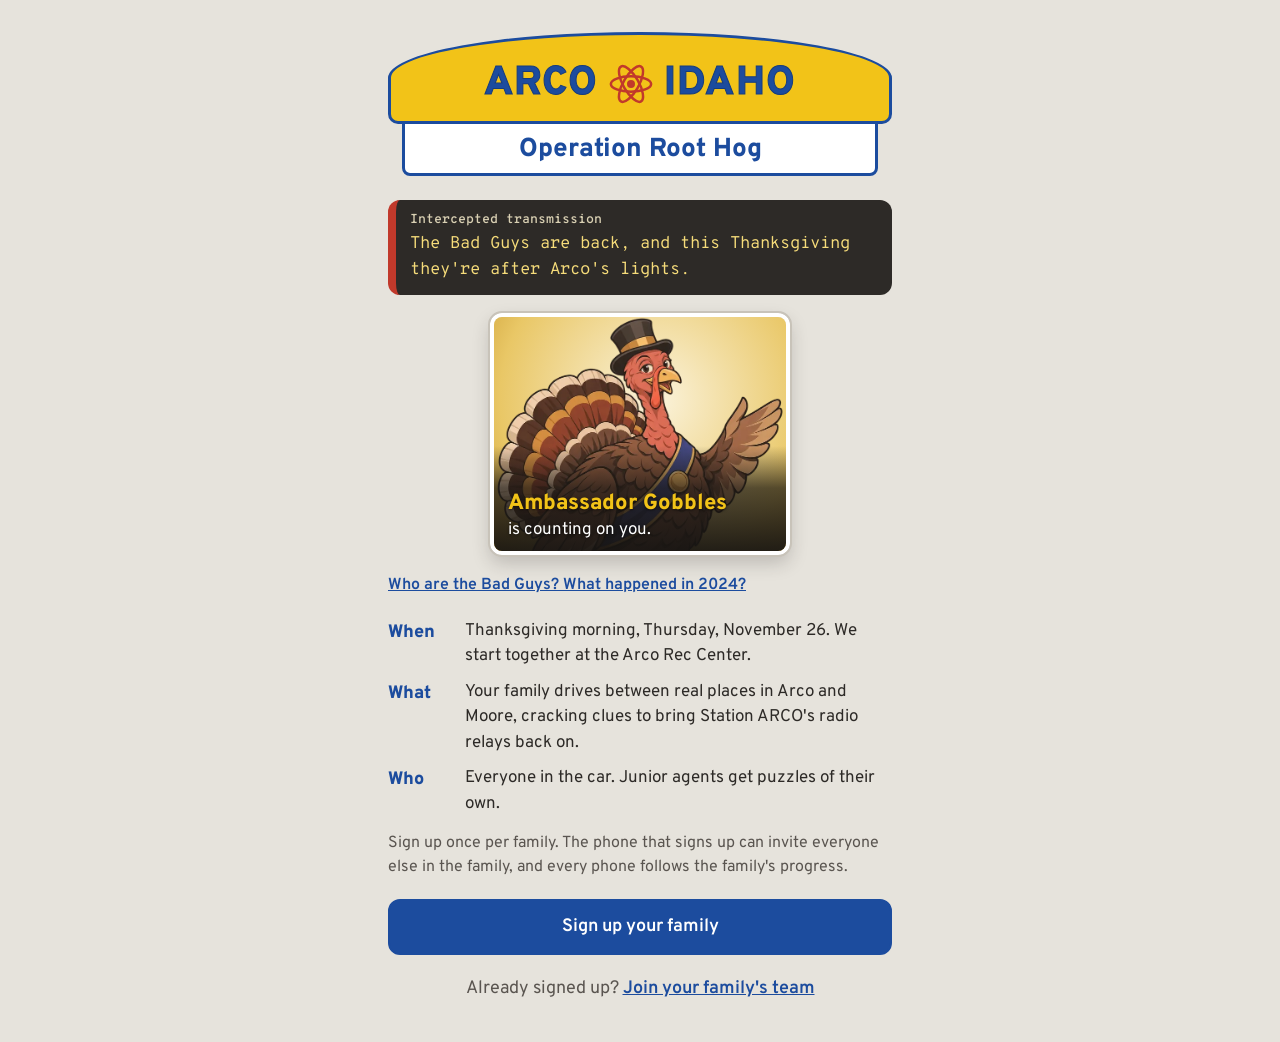
<file: app/index.html>
<!doctype html>
<html lang="en">
<head>
  <meta charset="utf-8">
  <meta name="viewport" content="width=device-width, initial-scale=1, viewport-fit=cover">
  <meta name="theme-color" content="#e6e3dc">
  <title>Operation Root Hog</title>
  <link rel="preload" href="fonts/overpass-latin-800-normal.woff2" as="font" type="font/woff2" crossorigin>
  <link rel="stylesheet" href="css/app.css">
</head>
<body>
  <main id="app" aria-live="polite"></main>
  <div id="overlay" hidden></div>
  <script src="js/config.js"></script>
  <script src="js/vendor/supabase.js"></script>
  <script src="js/vendor/qrcode.js"></script>
  <script src="js/sha256.js"></script>
  <script src="js/answer-hashes.js"></script>
  <script src="js/content.js"></script>
  <script src="js/scenes.js"></script>
  <script src="js/audio.js"></script>
  <script src="js/backend.js"></script>
  <script src="js/app.js"></script>
</body>
</html>
</file>
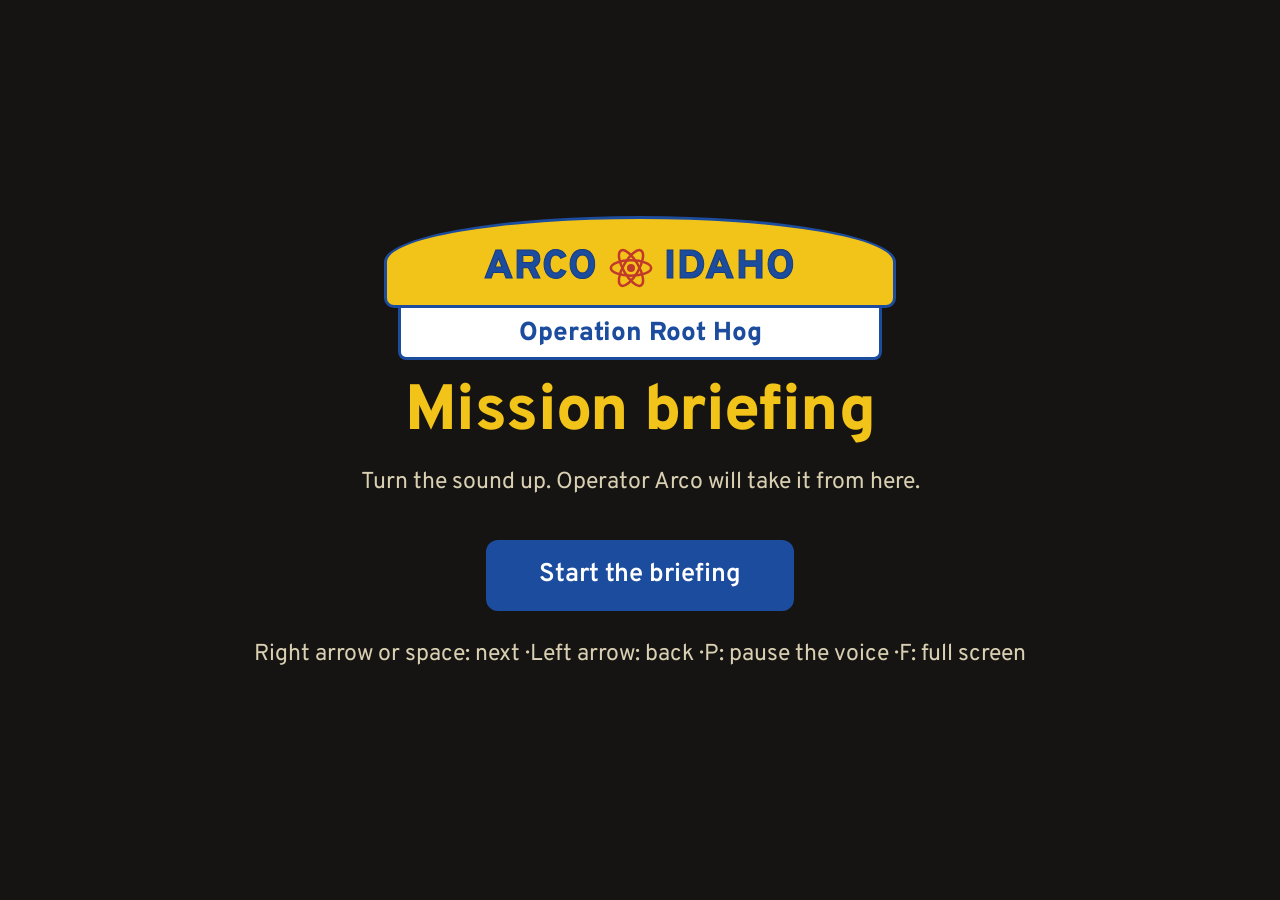
<file: app/briefing.html>
<!doctype html>
<html lang="en">
<head>
  <meta charset="utf-8">
  <meta name="viewport" content="width=device-width, initial-scale=1">
  <meta name="robots" content="noindex">
  <meta name="theme-color" content="#2d2a27">
  <title>Station ARCO Briefing</title>
  <link rel="stylesheet" href="css/app.css">
  <link rel="stylesheet" href="css/present.css">
</head>
<body class="present">
  <main id="present"></main>
  <script src="js/config.js"></script>
  <script src="js/vendor/supabase.js"></script>
  <script src="js/content.js"></script>
  <script src="js/scenes.js"></script>
  <script src="js/audio.js"></script>
  <script src="js/tvlink.js"></script>
  <script src="js/present.js"></script>
</body>
</html>
</file>
<file: app/css/app.css>
/* Station ARCO. Colors taken from the Arco Rec Center sign: sign yellow, sign blue, the red atom, lava rock. */
@font-face { font-family: "Overpass"; src: url("../fonts/overpass-latin-400-normal.woff2") format("woff2"); font-weight: 400; font-display: swap; }
@font-face { font-family: "Overpass"; src: url("../fonts/overpass-latin-600-normal.woff2") format("woff2"); font-weight: 600; font-display: swap; }
@font-face { font-family: "Overpass"; src: url("../fonts/overpass-latin-800-normal.woff2") format("woff2"); font-weight: 800; font-display: swap; }
@font-face { font-family: "Overpass Mono"; src: url("../fonts/overpass-mono-latin-400-normal.woff2") format("woff2"); font-weight: 400; font-display: swap; }
@font-face { font-family: "Overpass Mono"; src: url("../fonts/overpass-mono-latin-600-normal.woff2") format("woff2"); font-weight: 600; font-display: swap; }

:root {
  --limestone: #e6e3dc;
  --paper: #ffffff;
  --lava: #2d2a27;
  --lava-soft: #5a5550;
  --mortar: #c8c3b9;
  --sign-yellow: #f2c318;
  --sign-blue: #1c4c9e;
  --sign-blue-dark: #163c7d;
  --atom-red: #c1392b;
  --junior: #fcefb4;
  --radius: 12px;
  --sans: "Overpass", system-ui, -apple-system, "Segoe UI", sans-serif;
  --mono: "Overpass Mono", ui-monospace, "SFMono-Regular", Menlo, monospace;
}

* { box-sizing: border-box; }
html { -webkit-text-size-adjust: 100%; }
body {
  margin: 0;
  background: var(--limestone);
  color: var(--lava);
  font: 400 18px/1.5 var(--sans);
}
#app { max-width: 34rem; margin: 0 auto; padding: 0 20px calc(40px + env(safe-area-inset-bottom)); }
.screen { padding-top: 20px; }
h1 { font-size: 32px; line-height: 1.1; font-weight: 800; letter-spacing: -0.01em; margin: 12px 0 12px; }
h1:focus { outline: none; }
h2 { font-size: 20px; line-height: 1.2; font-weight: 800; margin: 0 0 8px; }
p { margin: 0 0 12px; }
a { color: var(--sign-blue); }
.lede { font-size: 20px; line-height: 1.45; }
.help { color: var(--lava-soft); font-size: 16px; }
.note { color: var(--lava-soft); font-size: 15px; margin-top: 20px; }
.muted { color: var(--lava-soft); }
.sr { position: absolute; width: 1px; height: 1px; overflow: hidden; clip: rect(0 0 0 0); white-space: nowrap; }
.stack { display: grid; gap: 12px; margin: 20px 0; }
.pair { display: grid; grid-template-columns: 1fr 1fr; gap: 12px; margin: 20px 0; }

/* The sign. The arched top follows the Rec Center's roofline. */
.plate { margin: 12px 0 24px; text-align: center; }
.plate-top {
  display: flex; align-items: center; justify-content: center; gap: 10px;
  background: var(--sign-yellow);
  color: var(--sign-blue);
  border: 3px solid var(--sign-blue);
  border-radius: 50% 50% 10px 10px / 46px 46px 10px 10px;
  padding: 26px 16px 14px;
  font-weight: 800; font-size: 40px; letter-spacing: 0.03em; line-height: 1;
}
.plate-top span { -webkit-text-stroke: 1px var(--sign-blue-dark); }
.plate-top .atom { width: 46px; height: 46px; color: var(--atom-red); flex: none; }
.plate-panel {
  margin: -3px 14px 0;
  background: var(--paper);
  border: 3px solid var(--sign-blue);
  border-radius: 0 0 8px 8px;
  color: var(--sign-blue);
  font-weight: 800; font-size: 26px; line-height: 1.2;
  padding: 10px 12px 8px;
}
.plate-small .plate-top { font-size: 26px; padding: 18px 12px 10px; border-radius: 50% 50% 8px 8px / 30px 30px 8px 8px; }
.plate-small .plate-top .atom { width: 30px; height: 30px; }
.plate-small .plate-panel { font-size: 18px; }

/* Buttons */
.btn {
  display: flex; align-items: center; justify-content: center; text-align: center;
  min-height: 56px; width: 100%; padding: 12px 18px;
  font: 600 18px/1.2 var(--sans);
  color: var(--sign-blue); background: var(--paper);
  border: 2px solid var(--sign-blue); border-radius: var(--radius);
  text-decoration: none; cursor: pointer;
}
.btn.primary { background: var(--sign-blue); color: var(--paper); }
.btn.primary:active { background: var(--sign-blue-dark); }
.btn.small { min-height: 40px; width: auto; font-size: 15px; padding: 8px 14px; display: inline-flex; }
.btn.on-dark { background: transparent; color: var(--sign-yellow); border-color: var(--sign-yellow); }
.btn:disabled { opacity: 0.6; }
.link { background: none; border: 0; padding: 8px 0; font: 600 16px var(--sans); color: var(--sign-blue); text-decoration: underline; cursor: pointer; text-align: left; }
.back { margin-top: 4px; }
:focus-visible { outline: 3px solid var(--atom-red); outline-offset: 3px; }

/* Top bar */
.topbar {
  position: sticky; top: 0; z-index: 5;
  display: flex; align-items: center; justify-content: space-between; gap: 12px;
  margin: 0 -20px; padding: calc(8px + env(safe-area-inset-top)) 20px 8px;
  background: var(--limestone); border-bottom: 2px solid var(--mortar);
}
.team-name { font-weight: 800; }
.score { font-family: var(--mono); font-size: 15px; }

/* Forms */
.form { display: grid; gap: 18px; }
.field { display: grid; gap: 6px; margin: 0; border: 0; padding: 0; }
.field > span, legend { font-weight: 600; font-size: 16px; }
fieldset.field { border-top: 2px solid var(--mortar); padding-top: 14px; }
input, textarea {
  width: 100%; font: 400 20px/1.3 var(--sans); color: var(--lava);
  background: var(--paper); border: 2px solid var(--mortar); border-radius: 10px; padding: 12px;
}
input:focus, textarea:focus { border-color: var(--sign-blue); outline: none; }
.agent-row { display: grid; grid-template-columns: 1fr 5.5rem; gap: 10px; margin-bottom: 10px; }
.choice { display: grid; grid-template-columns: 28px 1fr; gap: 10px; align-items: start; font-size: 16px; padding: 8px 0; }
.choice input { width: 24px; height: 24px; margin: 2px 0 0; accent-color: var(--sign-blue); }
.error { color: var(--atom-red); font-weight: 600; min-height: 1em; }
.code-input { font-family: var(--mono); letter-spacing: 0.2em; text-transform: uppercase; }
.code-big { font: 600 40px/1.1 var(--mono); letter-spacing: 0.08em; margin: 8px 0 12px; }
.code-big.lock { font-size: 56px; color: var(--sign-blue); }

/* Radio transmissions: the one dark element, like a set's dial window */
.radio {
  background: var(--lava); color: #f6dc7a;
  border-radius: var(--radius); border-left: 8px solid var(--sign-yellow);
  padding: 16px 16px 14px; margin: 16px 0;
}
.radio.badguys { border-left-color: var(--atom-red); }
.radio.gobbles { border-left-color: #8fb4f0; }
.radio-from { font: 600 14px/1.3 var(--mono); color: #d9d0b3; margin-bottom: 10px; }
.radio-text { font: 400 17px/1.55 var(--mono); min-height: 3em; white-space: pre-wrap; }
.radio-text p { margin: 0 0 12px; white-space: normal; }
.radio-text.typing::after { content: "\2588"; animation: blink 1s steps(1) infinite; }
@keyframes blink { 50% { opacity: 0; } }

.badguys-note { background: var(--paper); border: 2px solid var(--atom-red); border-radius: var(--radius); padding: 16px; margin: 16px 0; }
.badguys-note .radio-from { color: var(--atom-red); }
.badguys-note p:last-child { font-size: 20px; margin: 0; }
.map-reveal { background: var(--paper); border-radius: var(--radius); padding: 14px; display: grid; gap: 10px; }

/* True history: styled like the sign's white panel */
.history { background: var(--paper); border-top: 6px solid var(--sign-blue); border-radius: 0 0 var(--radius) var(--radius); padding: 14px 16px 6px; margin: 16px 0; }
.history h2 { color: var(--sign-blue); font-size: 17px; }
.source { font-size: 14px; color: var(--lava-soft); }

/* Clues */
.clue { margin: 24px 0; }
.clue > p { font-size: 20px; }
.answer { display: grid; grid-template-columns: 1fr auto; gap: 10px; margin: 12px 0 8px; }
.answer input { font-family: var(--mono); font-size: 22px; text-transform: uppercase; }
.answer input::placeholder, .code-input::placeholder { text-transform: none; font-family: var(--sans); letter-spacing: 0; }
.answer .btn { width: auto; }
.feedback { color: var(--atom-red); font-weight: 600; min-height: 1.5em; }
.ok { color: var(--sign-blue); font-weight: 800; font-size: 20px; }
.hints { padding-left: 20px; }
.demo-answer { font: 400 14px var(--mono); color: var(--lava-soft); border: 1px dashed var(--mortar); padding: 6px 10px; border-radius: 8px; display: inline-block; }

/* Junior Agent */
.junior { background: var(--junior); border: 2px solid #dfc04a; border-radius: 16px; padding: 16px; margin: 24px 0; }
.junior-prompt { font-size: 22px; font-weight: 600; line-height: 1.3; }
.junior .btn.small { margin-bottom: 12px; }
.options { display: grid; gap: 10px; }
.option {
  display: grid; grid-template-columns: 96px 1fr; align-items: center; gap: 12px;
  min-height: 72px; padding: 10px 14px; text-align: left;
  font: 600 18px/1.25 var(--sans); color: var(--lava);
  background: var(--paper); border: 2px solid var(--mortar); border-radius: var(--radius); cursor: pointer;
}
.option:not(:has(svg)) { grid-template-columns: 1fr; }
.option svg { width: 96px; height: 40px; color: var(--lava); }
.option:active { border-color: var(--sign-blue); }

/* Relay board lamps */
.lamps { list-style: none; padding: 0; margin: 20px 0; display: grid; grid-template-columns: repeat(4, 1fr); gap: 18px 8px; }
.lamp-item { display: grid; justify-items: center; gap: 6px; }
.lamp {
  width: 68px; height: 68px; border-radius: 50%;
  display: grid; place-items: center; cursor: pointer;
  background: radial-gradient(circle at 35% 30%, #ddd8ce, #c3bdb2);
  border: 3px solid #aba498; color: #958e82; padding: 0;
}
.lamp .atom { width: 40px; height: 40px; }
.lamp.on { background: radial-gradient(circle at 35% 30%, #ffe27a, var(--sign-yellow)); border-color: var(--sign-blue); color: var(--atom-red); box-shadow: 0 0 0 5px rgba(242, 195, 24, 0.35); }
.lamp.current { outline: 3px dashed var(--sign-blue); outline-offset: 4px; }
.lamp.locked { opacity: 0.45; cursor: default; }
.lamp.big { width: 120px; height: 120px; margin: 12px auto 4px; }
.lamp.big .atom { width: 72px; height: 72px; }
.lamp-label { font-size: 14px; font-weight: 600; text-align: center; line-height: 1.15; }

.code-slots { display: flex; gap: 10px; margin: 8px 0 4px; }
.slot { width: 56px; height: 66px; display: grid; place-items: center; font: 600 32px var(--mono); background: var(--paper); border: 2px solid var(--lava); border-radius: 10px; }
.slot.filled { background: var(--sign-yellow); }

.restored-screen { text-align: center; }
.restored-screen .history, .restored-screen .stack { text-align: left; }
.digit { display: inline-grid; place-items: center; width: 52px; height: 60px; font: 600 32px var(--mono); background: var(--sign-yellow); border: 2px solid var(--lava); border-radius: 10px; vertical-align: middle; }

/* Finale */
.statement { font-size: 24px; font-weight: 600; line-height: 1.3; background: var(--paper); border-radius: var(--radius); padding: 18px; }
.quiz-review { padding-left: 20px; font-size: 16px; }
.quiz-review li { margin-bottom: 8px; }
.bulbs { display: flex; justify-content: center; gap: 18px; margin: 28px 0; }
.bulbs span { width: 44px; height: 56px; border-radius: 50% 50% 40% 40%; background: #cfcac0; border: 3px solid #aba498; }
.bulbs.lit span { background: radial-gradient(circle at 40% 35%, #fff6c9, var(--sign-yellow)); border-color: #c9a10f; box-shadow: 0 0 22px 6px rgba(242, 195, 24, 0.55); animation: bulb 0.5s ease-out both; }
.bulbs.lit span:nth-child(2) { animation-delay: 0.45s; }
.bulbs.lit span:nth-child(3) { animation-delay: 0.9s; }
.bulbs.lit span:nth-child(4) { animation-delay: 1.35s; }
@keyframes bulb { from { background: #cfcac0; box-shadow: none; border-color: #aba498; } }
.cards summary { font-weight: 600; cursor: pointer; padding: 10px 0; }

/* Overlay and toast */
#overlay { position: fixed; inset: 0; z-index: 20; background: rgba(230, 227, 220, 0.97); overflow: auto; }
.overlay-inner { max-width: 34rem; margin: 0 auto; padding: calc(28px + env(safe-area-inset-top)) 20px 28px; }
.toast { position: fixed; left: 50%; bottom: calc(20px + env(safe-area-inset-bottom)); transform: translateX(-50%); z-index: 30; max-width: 30rem; width: calc(100% - 40px); background: var(--lava); color: var(--paper); padding: 12px 16px; border-radius: var(--radius); font-size: 16px; }
.toast.good { background: var(--sign-blue); }

/* Front page */
.start .plate { animation: sign-drop 0.7s cubic-bezier(.3, 1.4, .5, 1) both; }
@keyframes sign-drop { from { opacity: 0; transform: translateY(-24px); } }
.start .plate-top .atom { animation: spin 14s linear infinite; }
@keyframes spin { to { transform: rotate(360deg); } }
.intercept {
  background: var(--lava); color: #f6dc7a; font: 400 17px/1.5 var(--mono);
  border-left: 8px solid var(--atom-red); border-radius: var(--radius); padding: 12px 14px; margin: 0 0 18px;
  animation: fade-up 0.6s 0.35s both, flicker-in 0.9s 0.35s steps(6) both;
}
.intercept span { display: block; font: 600 13px var(--mono); color: #d9d0b3; margin-bottom: 4px; }
@keyframes flicker-in { 0% { opacity: 0; } 20% { opacity: 1; } 35% { opacity: 0.3; } 50%, 100% { opacity: 1; } }
.poster {
  position: relative; margin: 0 0 18px; border-radius: var(--radius); overflow: hidden;
  border: 4px solid var(--paper); outline: 2px solid var(--mortar); box-shadow: 0 8px 18px rgba(45, 42, 39, 0.22);
  animation: fade-up 0.6s 0.6s both;
}
.poster { max-width: 300px; margin-left: auto !important; margin-right: auto !important; }
.poster-photo { aspect-ratio: 5 / 4; overflow: hidden; background: radial-gradient(circle at 55% 35%, #fbf3dc, #e9c766 70%, #c99a2e); }
.poster-photo img { display: block; width: 100%; height: 100%; object-fit: cover; object-position: 50% 0; transform-origin: 52% 18%; animation: kb-head 10s ease-in-out infinite alternate; }
@keyframes kb-head { from { transform: scale(1); } to { transform: scale(1.12); } }
.poster figcaption {
  position: absolute; left: 0; right: 0; bottom: 0; padding: 44px 14px 10px;
  background: linear-gradient(transparent, rgba(22, 20, 18, 0.7) 40%, rgba(22, 20, 18, 0.94)); text-shadow: 0 1px 3px rgba(0, 0, 0, 0.6); color: var(--paper); font-size: 17px; line-height: 1.3;
}
.poster figcaption strong { display: block; font-size: 22px; font-weight: 800; color: var(--sign-yellow); }
.mission-facts { margin: 0 0 14px; display: grid; gap: 10px; }
.mission-facts div { display: grid; grid-template-columns: 4.2rem 1fr; gap: 10px; animation: fade-up 0.5s both; animation-delay: calc(0.85s + var(--i) * 0.15s); }
.mission-facts dt { font-weight: 800; color: var(--sign-blue); }
.mission-facts dd { margin: 0; font-size: 17px; }
.start .stack { animation: fade-up 0.5s 1.4s both; }
@keyframes fade-up { from { opacity: 0; transform: translateY(12px); } }

.backstory-link { display: block; margin: -6px 0 16px; animation: fade-up 0.5s 0.8s both; }

/* "What happened in 2024?" */
.backstory { animation: fade-up 0.35s both; }
.backstory-head { position: relative; border-radius: var(--radius); overflow: hidden; margin-bottom: 16px; aspect-ratio: 16 / 7; background: var(--lava); }
.backstory-head img { width: 100%; height: 100%; object-fit: cover; object-position: 50% 30%; opacity: 0.55; animation: kb-head 14s ease-in-out infinite alternate; }
.backstory-head h2 { position: absolute; left: 14px; bottom: 10px; margin: 0; color: #fff; font-size: 28px; text-shadow: 2px 2px 0 var(--atom-red), 0 2px 10px rgba(0, 0, 0, 0.8); }
.backstory section { border-left: 4px solid var(--atom-red); padding: 2px 0 2px 12px; margin: 0 0 16px; animation: fade-up 0.45s both; animation-delay: calc(0.15s + var(--i) * 0.15s); }
.backstory h3 { margin: 0 0 4px; font-size: 18px; color: var(--sign-blue); }
.backstory section p { margin: 0; }
.backstory-gobbles { display: grid; grid-template-columns: 84px 1fr; gap: 12px; align-items: center; background: var(--paper); border: 2px solid var(--mortar); border-radius: var(--radius); padding: 10px; margin: 0 0 18px; }
.backstory-gobbles img { width: 84px; height: 84px; object-fit: cover; object-position: 55% 0; border-radius: 8px; background: #f3e3b3; }
.backstory-gobbles strong { display: block; color: var(--sign-blue); }

/* Waiting for game day */
.countdown { font: 800 44px/1.05 var(--sans); color: var(--sign-blue); margin: 4px 0 8px; }
.code-card { background: var(--paper); border: 2px solid var(--mortar); border-radius: var(--radius); padding: 14px 16px 4px; margin: 18px 0; text-align: center; }
.code-card p:first-child { font-weight: 600; margin-bottom: 0; }
.code-card .code-big { font-size: clamp(26px, 8vw, 40px); white-space: nowrap; }

/* Briefing scenes: a picture per part of the story, narrated one after another */
.scene { position: relative; margin: 0 0 4px; border-radius: var(--radius); overflow: hidden; border: 3px solid var(--lava); background: var(--lava); aspect-ratio: 16 / 9; }
.scene > svg, .scene > img { display: block; width: 100%; height: 100%; object-fit: cover; animation: drift 16s ease-out both; }
@keyframes drift { from { transform: scale(1.06); } to { transform: scale(1); } }
/* A faint picture-tube look over every scene: scanlines and darker corners. */
.scene::after {
  content: ""; position: absolute; inset: 0; pointer-events: none;
  background:
    repeating-linear-gradient(0deg, rgba(0, 0, 0, 0.09) 0 1px, transparent 1px 3px),
    radial-gradient(ellipse at center, transparent 58%, rgba(0, 0, 0, 0.38) 100%);
}
/* Each new scene tunes in: a flash of static, a flicker, then the picture. */
.scene.enter { animation: tune-in 0.7s steps(7) both; }
@keyframes tune-in {
  0% { opacity: 0; filter: brightness(2.2) contrast(0.4) saturate(0); }
  30% { opacity: 1; filter: brightness(1.6) contrast(0.6) saturate(0.3); transform: translateX(-3px); }
  45% { opacity: 0.55; transform: translateX(3px); }
  60% { opacity: 1; filter: none; transform: none; }
  100% { opacity: 1; filter: none; }
}
.brief-progress { display: flex; gap: 6px; justify-content: center; margin: 10px 0 0; }
.brief-progress span { width: 9px; height: 9px; border-radius: 50%; background: var(--mortar); }
.brief-progress span.on { background: var(--sign-blue); }
.brief-progress span.here { background: var(--sign-yellow); outline: 2px solid var(--sign-blue); }
.brief-nav { display: grid; grid-template-columns: 1fr 2fr; gap: 12px; margin: 16px 0 8px; }
.brief-nav.solo { grid-template-columns: 1fr; }
.sound-btn { margin-top: 4px; }

.scene .pop { transform-box: fill-box; transform-origin: center; animation: pop 0.55s cubic-bezier(.3, 1.5, .5, 1) both; animation-delay: var(--d, 0s); }
@keyframes pop { from { opacity: 0; transform: scale(0.4); } }
.scene .rise { animation: rise 0.9s ease-out both; animation-delay: var(--d, 0s); }
@keyframes rise { from { opacity: 0; transform: translateY(40px); } }
.scene .blink { animation: blink 1.1s steps(1) infinite; animation-delay: var(--d, 0s); }
.scene .flicker { animation: flicker 0.35s steps(2) infinite; }
@keyframes flicker { 50% { opacity: 0.1; transform: translateY(6px); } }
.scene .wave { transform-box: view-box; transform-origin: 160px 60px; animation: wave 2.4s ease-out infinite; animation-delay: var(--d, 0s); opacity: 0; }
@keyframes wave { from { opacity: 0.9; transform: scale(0.5); } to { opacity: 0; transform: scale(2.2); } }
.scene .slam { animation: slam 0.45s ease-in both; animation-delay: var(--d, 0s); }
@keyframes slam { from { opacity: 0; transform: translate(var(--x, 258px), var(--y, 52px)) scale(2.6); } to { opacity: 1; transform: translate(var(--x, 258px), var(--y, 52px)) scale(1); } }

/* Evidence board: the briefing's pictures, pinned up at the end */
.board { background: #1d1c1b radial-gradient(ellipse at 50% 40%, #2a2826, #151413 75%); border-radius: var(--radius); padding: 14px 10px 18px; margin: 0 0 16px; overflow: hidden; }
.board-title { text-align: center; color: #fff; font-size: 26px; margin: 0 0 6px; text-shadow: 2px 2px 0 var(--atom-red), 0 0 14px rgba(224, 40, 30, 0.5); }
.collage { position: relative; aspect-ratio: 16 / 11; }
.ev {
  position: absolute; left: var(--x); top: var(--y); width: 31%; aspect-ratio: 16 / 9; overflow: hidden; background: #222;
  border: 3px solid #e0281e; box-shadow: 0 0 12px rgba(224, 40, 30, 0.65), 0 10px 18px rgba(0, 0, 0, 0.55);
  transform: rotate(var(--r)); transition: transform 0.25s;
  animation: ev-in 0.6s cubic-bezier(.3, 1.4, .5, 1) both; animation-delay: calc(0.2s + var(--i, 0) * 0.22s);
}
.ev:hover { transform: rotate(0deg) scale(1.12); z-index: 5; }
.ev > svg, .ev > img { display: block; width: 100%; height: 100%; object-fit: cover; }
.ev * { animation: none !important; }
@keyframes ev-in { from { opacity: 0; transform: translateY(-50px) rotate(calc(var(--r) * 4)) scale(1.4); } }

/* The Bad Guys hijacking the broadcast (see hijack() in scenes.js) */
.scene.hijack > svg, .scene.hijack > img { animation: hijack-glitch 0.16s steps(2) infinite; }
@keyframes hijack-glitch {
  0% { transform: translate(-7px, 2px) skewX(7deg); filter: drop-shadow(5px 0 0 rgba(255, 0, 0, 0.85)) drop-shadow(-5px 0 0 rgba(0, 255, 255, 0.7)) contrast(1.7); clip-path: inset(0 0 42% 0); }
  50% { transform: translate(6px, -3px) skewX(-5deg); filter: hue-rotate(110deg) saturate(3) drop-shadow(-6px 0 0 #f00); clip-path: inset(30% 0 0 0); }
  100% { transform: translate(0, 5px); filter: invert(0.15) contrast(2); clip-path: inset(12% 0 18% 0); }
}
/* Timed for the 3.4 second hijack in scenes.js */
.hijack-noise { position: absolute; inset: 0; width: 100%; height: 100%; image-rendering: pixelated; z-index: 2; pointer-events: none; animation: noise-in 3.4s linear both; }
@keyframes noise-in { 0% { opacity: 0; } 7% { opacity: 0.45; } 12% { opacity: 0.1; } 20% { opacity: 0.65; } 26% { opacity: 0.25; } 36% { opacity: 0.8; } 60% { opacity: 0.6; } 66% { opacity: 0.9; } 85%, 100% { opacity: 1; } }
.hijack-label {
  position: absolute; left: 50%; top: 50%; transform: translate(-50%, -50%) rotate(-3deg); z-index: 3;
  background: var(--atom-red); color: #fff; font: 800 clamp(14px, 3.2vw, 56px)/1 var(--sans); letter-spacing: 0.08em;
  padding: 0.45em 0.9em; white-space: nowrap; box-shadow: 0 0 30px rgba(224, 40, 30, 0.8);
  animation: label-flash 3.4s steps(1) both;
}
@keyframes label-flash { 0%, 14% { opacity: 0; } 15%, 21% { opacity: 1; } 22%, 25% { opacity: 0; } 26%, 58% { opacity: 1; } 59%, 61% { opacity: 0; } 62%, 100% { opacity: 1; } }
.hijack-frame { border-left-color: var(--atom-red) !important; transition: border-color 0.1s 0.4s; }
/* The Bad Guys' feed rolls in like a TV losing its vertical hold. */
.scene.enter.roll { animation: roll-in 0.7s steps(7) both; }
@keyframes roll-in {
  0% { transform: translateY(-70%); filter: brightness(2.4) saturate(0); }
  30% { transform: translateY(30%); filter: brightness(1.5) saturate(0.4); }
  55% { transform: translateY(-12%); filter: none; }
  75% { transform: translateY(4%); }
  100% { transform: none; }
}

/* Radio */
.scene .blink-slow { animation: blink 1.6s steps(1) infinite; }
.scene .pulse { transform-box: fill-box; transform-origin: center; animation: pulse 2.2s ease-in-out infinite; }
@keyframes pulse { 50% { opacity: 0.35; transform: scale(0.9); } }
.scene .wave-scroll { animation: wave-scroll 1.6s linear infinite; }
@keyframes wave-scroll { to { transform: translateX(-40px); } }
.scene .wave-amp { transform-box: fill-box; transform-origin: 50% 70%; animation: wave-amp 0.9s ease-in-out infinite alternate; }
@keyframes wave-amp { from { transform: scaleY(0.35); } to { transform: scaleY(1.1); } }
.scene .needle { animation: tune 3.4s cubic-bezier(.6, 0, .3, 1) both; }
@keyframes tune { 0% { transform: translateX(84px); } 35% { transform: translateX(220px); } 60% { transform: translateX(130px); } 78% { transform: translateX(176px); } 100% { transform: translateX(160px); } }
.scene .knob { transform-box: view-box; transform-origin: 0 0; animation: knob 3.4s cubic-bezier(.6, 0, .3, 1) both; }
@keyframes knob { 0% { transform: rotate(-120deg); } 35% { transform: rotate(110deg); } 60% { transform: rotate(-20deg); } 100% { transform: rotate(30deg); } }
.scene .knob-2 { animation-duration: 2.2s; animation-delay: 1.2s; }

/* Station ARCO back on the air: beacon glow and signal rings */
.scene .beacon { transform-box: fill-box; transform-origin: center; animation: beacon 1.2s ease-in-out infinite; }
@keyframes beacon { 50% { opacity: 0.25; transform: scale(0.6); } }
.scene .ping { transform-box: fill-box; transform-origin: center; opacity: 0; animation: ping 2.7s ease-out infinite; animation-delay: var(--d, 0s); }
@keyframes ping { 0% { opacity: 0.85; transform: scale(0.5); } 100% { opacity: 0; transform: scale(6); } }

/* Bad Guys */
.scene .sweep { animation: sweep 3s ease-in-out infinite; }
@keyframes sweep { to { transform: translateX(470px); } }
/* A searchlight swinging back and forth behind the gang */
.scene .spot { animation: spot 5s ease-in-out infinite alternate; }
@keyframes spot { from { transform: translateX(10px); } to { transform: translateX(310px); } }
/* They stand there breathing, and their eyes catch the light now and then */
.scene .breathe { transform-box: fill-box; transform-origin: 50% 100%; animation: breathe 3.2s ease-in-out infinite; }
@keyframes breathe { 50% { transform: scale(1.012, 1.018); } }
.scene .glint { opacity: 0; animation: glint 4.5s steps(1) infinite; animation-delay: var(--d, 0s); }
@keyframes glint { 0%, 6%, 12%, 100% { opacity: 0; } 2%, 4%, 8%, 10% { opacity: 1; } }
.scene .glitch { animation: glitch 4s steps(1) infinite; }
@keyframes glitch { 0%, 86%, 100% { transform: none; opacity: 1; } 88% { transform: translateX(-5px); opacity: 0.7; } 90% { transform: translateX(4px) skewX(-6deg); } 92% { transform: translateX(-2px); opacity: 0.85; } }

/* Gobbles' case file */
.scene .kb { transform-box: fill-box; transform-origin: 52% 18%; animation: kb 12s ease-out both; }
.scene .kb-face { transform-box: fill-box; transform-origin: 50% 30%; animation: kb 14s ease-out both; }
.scene .kb-gentle { transform-box: fill-box; transform-origin: 50% 30%; animation: kb-gentle 16s ease-out both; }
@keyframes kb-gentle { from { transform: scale(1.06); } to { transform: scale(1); } }
@keyframes kb { from { transform: scale(1); } to { transform: scale(1.14); } }
.scene .kb-slow { transform-box: fill-box; transform-origin: 50% 40%; animation: kb 20s linear both; }
.scene .drop-in { animation: drop-in 0.7s cubic-bezier(.3, 1.4, .5, 1) both; animation-delay: var(--d, 0s); }
@keyframes drop-in { from { opacity: 0; transform: translateY(-30px) rotate(-6deg); } }
.scene .type-in { animation: type-in 0.6s steps(6) both; animation-delay: var(--d, 0s); }
@keyframes type-in { from { opacity: 0; clip-path: inset(0 100% 0 0); } to { opacity: 1; clip-path: inset(0 0 0 0); } }
.scene .light-off { fill: #3a3633; animation: lights-out 1.4s steps(1) both; animation-delay: var(--d, 0s); }
@keyframes lights-out { 0% { fill: var(--sign-yellow); } 30% { fill: #3a3633; } 45% { fill: var(--sign-yellow); } 60%, 100% { fill: #3a3633; } }
.scene .dusk { opacity: 0.7; animation: dusk 6s ease-in both; animation-delay: 1s; }
@keyframes dusk { from { opacity: 0; } }
.scene .light-on { fill: var(--sign-yellow); animation: lights-on 0.8s steps(1) both; animation-delay: var(--d, 0s); }
@keyframes lights-on { 0% { fill: #2b2724; } 40% { fill: var(--sign-yellow); } 55% { fill: #2b2724; } 75%, 100% { fill: var(--sign-yellow); } }
.scene .lamp-on { fill: var(--sign-yellow); stroke: var(--sign-blue); animation: lamp-on 0.5s ease-out both; animation-delay: var(--d, 0s); }
@keyframes lamp-on { from { fill: #d2cdc3; stroke: #a9a397; } }
.scene .throw { transform-box: fill-box; transform-origin: 50% 100%; transform: rotate(40deg); animation: throw 0.6s cubic-bezier(.5, 0, .3, 1.4) both; animation-delay: var(--d, 0s); }
@keyframes throw { from { transform: rotate(-40deg); } }

@media (prefers-reduced-motion: reduce) {
  * { animation: none !important; transition: none !important; }
  .scene .wave { opacity: 0.5; }
}

/* Inviting the rest of the family: QR code and a share link */
.join-line { text-align: center; margin: 14px 0 0; color: var(--lava-soft); }
.join-line .link { font-size: inherit; padding: 0; min-height: 0; }
.invite { background: var(--paper); border: 2px solid var(--mortar); border-radius: var(--radius); padding: 16px; margin: 18px 0; text-align: center; }
.invite h2 { margin: 0 0 6px; font-size: 20px; }
.invite .qr { width: 180px; max-width: 60vw; margin: 12px auto; background: #fff; padding: 6px; border-radius: 8px; }
.invite .qr svg { display: block; width: 100%; height: auto; }
.invite .btn { margin-top: 4px; }
.help.small { font-size: 14px; margin: 10px 0 0; }

/* A riddle scrambled for the decoder wheel */
.wheel-note .wheel-code { font: 600 26px/1.5 var(--mono); letter-spacing: 0.18em; color: var(--lava); margin: 10px 0 12px; word-spacing: 0.3em; }
.wheel-note .wheel-code span { display: inline-block; white-space: nowrap; }
.badguys-note.wheel-note p:last-child { font-size: inherit; }
.wheel-steps { margin: 0 0 8px; padding-left: 1.3em; font-size: 16px; line-height: 1.45; }
.wheel-steps li { margin-bottom: 4px; }


/* Briefing extras: the black beat, relay signals, jammed relays */
.scene .black-beat { animation: black-beat 2.4s linear both; pointer-events: none; }
@keyframes black-beat { 0%, 78% { opacity: 1; } 100% { opacity: 0; } }
.scene .eyes { opacity: 0; animation: eyes-open 0.25s ease-out forwards; animation-delay: var(--d, 0s); filter: drop-shadow(0 0 3px #ff3b2a); }
@keyframes eyes-open { to { opacity: 1; } }
.scene .ping-small { transform-box: fill-box; transform-origin: center; opacity: 0; animation: ping-small 2.4s ease-out infinite; animation-delay: var(--d, 0s); }
@keyframes ping-small { 0% { opacity: 0.9; transform: scale(0.6); } 100% { opacity: 0; transform: scale(3.6); } }
.scene .draw { opacity: 0; animation: draw-in 0.5s ease-out forwards; animation-delay: var(--d, 0s); }
@keyframes draw-in { to { opacity: 0.7; } }
.scene .jam { opacity: 0; animation: jam 2.2s steps(1) both; animation-delay: var(--d, 0s); }
@keyframes jam { 0%, 28%, 56% { opacity: 0.85; } 14%, 42%, 70% { opacity: 0.15; } 84% { opacity: 0.85; } 100% { opacity: 0; } }
@media (prefers-reduced-motion: reduce) { .scene .black-beat { display: none; } }


/* The Bad Guys take over phones on the waiting screen while the TV briefing is hijacked */
#phone-hijack { position: fixed; inset: 0; z-index: 200; background: #1a0503; display: grid; place-items: center; animation: ph-shake 0.18s steps(2) infinite; }
#phone-hijack canvas { position: absolute; inset: 0; width: 100%; height: 100%; image-rendering: pixelated; opacity: 0.55; }
#phone-hijack .ph-words { position: relative; text-align: center; padding: 0 20px; }
#phone-hijack p { font: 800 clamp(30px, 10vw, 54px)/1.05 var(--sans); text-transform: uppercase; color: #fff; margin: 0 0 12px; text-shadow: 3px 0 #ff2a1a, -3px 0 #23d5ff; animation: blink 0.9s steps(1) infinite; }
#phone-hijack span { font: 600 16px var(--mono); color: #ffd9c9; }
@keyframes ph-shake { 0% { transform: translate(0, 0); } 50% { transform: translate(-2px, 1px); } 100% { transform: translate(2px, -1px); } }
@media (prefers-reduced-motion: reduce) { #phone-hijack { animation: none; } }


/* The newest digit spins in like a combination dial */
.code-slots.reveal { justify-content: center; margin: 4px 0 18px; }
.slot.roll { display: block; overflow: hidden; padding: 0; animation: slot-land 0.3s 1.85s ease-out both; }
.slot.roll .reel { display: block; animation: reel 1.85s cubic-bezier(.15, .7, .25, 1) both; }
.slot.roll .reel i { display: grid; place-items: center; height: 62px; font-style: normal; }
@keyframes reel { from { transform: translateY(0); } to { transform: translateY(calc(var(--n) * -62px)); } }
@keyframes slot-land { 0% { transform: scale(1.25); box-shadow: 0 0 0 6px rgba(242, 195, 24, 0.5); } 100% { transform: none; box-shadow: none; } }
@media (prefers-reduced-motion: reduce) { .slot.roll .reel { animation-duration: 0.01s; } }

/* Agent card on the waiting screen */
.id-card { position: relative; background: var(--paper); border: 2px solid var(--lava); border-radius: 14px; overflow: hidden; margin: 14px 0 18px; animation: fade-up 0.5s 0.1s both; }
.id-band { display: flex; align-items: center; gap: 10px; background: var(--sign-blue); color: #fff; padding: 10px 14px; }
.id-band svg { width: 30px; height: 30px; color: var(--sign-yellow); flex: none; }
.id-band small { display: block; font: 600 11px var(--mono); letter-spacing: 0.12em; text-transform: uppercase; color: var(--sign-yellow); }
.id-band b { font-weight: 800; font-size: 19px; letter-spacing: 0.04em; text-transform: uppercase; line-height: 1; }
.id-body { padding: 12px 14px 44px; }
.id-role { font: 600 12px var(--mono); letter-spacing: 0.16em; text-transform: uppercase; color: var(--sign-blue); margin: 0; }
.id-name { font-weight: 800; font-size: 26px; line-height: 1.1; margin: 2px 0 10px; overflow-wrap: anywhere; }
.id-agents { list-style: none; margin: 0; padding: 0; display: flex; flex-wrap: wrap; align-items: flex-start; gap: 6px; }
.id-agents li { font-weight: 600; font-size: 15px; padding: 3px 10px; border-radius: 6px; background: var(--sign-blue); color: #fff; }
.id-agents li.jr { background: var(--atom-red); }
.id-stamp { position: absolute; right: 12px; bottom: 12px; transform: rotate(-8deg); border: 3px solid var(--atom-red); color: var(--atom-red); font: 800 13px var(--sans); letter-spacing: 0.1em; text-transform: uppercase; padding: 2px 8px; border-radius: 5px; background: rgba(255, 255, 255, 0.7); animation: id-stamp 0.4s 0.9s cubic-bezier(.2, 1.6, .4, 1) both; }
@keyframes id-stamp { from { opacity: 0; transform: rotate(-8deg) scale(2.6); } }


/* The relay board right after a relay comes back */
.just-restored { color: var(--sign-blue); font-weight: 800; margin-bottom: 4px; animation: fade-up 0.4s both; }
.lamp.just { animation: lamp-just 1s cubic-bezier(.2, 1.6, .4, 1) both; }
@keyframes lamp-just { 0% { transform: scale(0.4); } 45% { transform: scale(1.45); box-shadow: 0 0 0 10px rgba(242, 195, 24, 0.45); } 100% { transform: none; } }
</file>
<file: app/css/present.css>
/* The briefing on a big TV: dark room, big picture, big words. Sized from the screen, so it fills any TV or laptop. */
body.present { background: #161412; color: #f6dc7a; margin: 0; overflow: hidden; }
#present { height: 100vh; height: 100dvh; display: grid; grid-template-rows: auto 1fr auto; padding: 2.2vh 3vw; gap: 2vh; box-sizing: border-box; }

.p-top { display: flex; justify-content: space-between; align-items: center; font: 600 clamp(14px, 1.6vw, 28px) var(--mono); color: #d9d0b3; }
.p-top strong { font-family: var(--sans); font-weight: 800; color: var(--sign-yellow); letter-spacing: 0.04em; }
.p-dots { display: flex; gap: 0.7vw; }
.p-dots span { width: 1vw; height: 1vw; min-width: 10px; min-height: 10px; border-radius: 50%; background: #4a4541; }
.p-dots span.on { background: var(--sign-yellow); opacity: 0.55; }
.p-dots span.here { background: var(--sign-yellow); }

.p-stage { display: grid; grid-template-columns: 1.35fr 1fr; gap: 3vw; align-items: center; min-height: 0; max-height: 100%; overflow: hidden; }
.p-stage .scene { aspect-ratio: 16 / 9; width: 100%; max-height: 100%; margin: 0; border-width: 0.4vw; border-color: #3a3633; box-shadow: 0 0 6vw rgba(242, 195, 24, 0.12); }
.p-words { border-left: 0.7vw solid var(--sign-yellow); padding-left: 2vw; max-height: 100%; overflow-y: auto; scrollbar-width: none; }
.p-words.badguys { border-left-color: var(--atom-red); }
.p-from { font: 600 clamp(14px, 1.5vw, 30px) var(--mono); color: #d9d0b3; margin: 0 0 1.6vh; }
/* Sized by the screen's width and height, so the longest scene still fits above the buttons. */
.p-text { font: 400 clamp(15px, min(1.9vw, 3.1vh), 42px)/1.42 var(--mono); }
.p-text p { margin: 0 0 1.4vh; }
.p-text.typing::after { content: "\2588"; animation: blink 1s steps(1) infinite; }

.p-bar { display: flex; justify-content: space-between; align-items: center; gap: 2vw; font: 400 clamp(12px, 1.1vw, 22px) var(--sans); color: #8d8478; }
.p-bar .btn { width: auto; min-height: 0; padding: 0.9vh 1.6vw; font-size: clamp(14px, 1.3vw, 26px); }
.p-bar .btns { display: flex; gap: 1vw; }

/* Captured evidence: a small pile in the corner that grows scene by scene */
.p-evidence { display: flex; align-items: center; gap: 1.4vw; }
.p-pile { position: relative; width: 7vw; min-width: 64px; aspect-ratio: 16 / 9; }
.p-pile .ev.mini { left: 0; top: 0; width: 100%; border-width: 2px; animation: none; box-shadow: 0 0 8px rgba(224, 40, 30, 0.6), 0 4px 8px rgba(0, 0, 0, 0.6); }
.p-pile .ev.mini.new { animation: ev-in 0.45s 0.55s cubic-bezier(.3, 1.4, .5, 1) both; }
.p-count { font: 600 clamp(12px, 1.1vw, 22px) var(--mono); color: #d9d0b3; }

/* The end: the mission in a few lines, then "stand by" */
.p-end { grid-row: 1 / -1; display: grid; grid-template-columns: minmax(0, 1.6fr) minmax(0, 1fr); gap: 5vw; align-items: center; min-height: 0; padding: 0 3vw; }
.p-mission h2 { font-family: "Overpass Mono", monospace; font-size: clamp(16px, 1.5vw, 32px); letter-spacing: 0.12em; text-transform: uppercase; color: var(--sign-yellow); margin: 0 0 3vh; animation: fade-up 0.6s 0.2s both; }
.p-mission ol { list-style: none; counter-reset: pt; margin: 0; padding: 0; }
.p-mission li { counter-increment: pt; position: relative; padding-left: 3.4em; margin-bottom: 2.6vh; font-size: clamp(16px, min(2vw, 3.4vh), 44px); line-height: 1.3; color: #f1ead6; animation: fade-up 0.6s var(--d) both; }
.p-mission li::before { content: counter(pt); position: absolute; left: 0; top: -0.1em; width: 2.1em; height: 2.1em; display: grid; place-items: center; border-radius: 50%; background: var(--sign-blue); color: #fff; font-weight: 800; font-size: 0.85em; border: 2px solid var(--sign-yellow); }
.p-end-words h1 { font-size: clamp(28px, 3.6vw, 80px); color: var(--sign-yellow); margin: 0 0 2vh; animation: fade-up 0.6s var(--d) both; }
.p-end-words p { font-size: clamp(16px, 1.7vw, 36px); color: #d9d0b3; animation: fade-up 0.6s calc(var(--d) + 0.3s) both; }
.p-end-words .link { color: #8d8478; font-size: clamp(14px, 1.2vw, 24px); }
@media (max-aspect-ratio: 4/3) { .p-end { grid-template-columns: 1fr; align-content: center; } }

/* Start and end cards */
.p-card { grid-row: 1 / -1; align-self: center; justify-self: center; text-align: center; max-width: 70vw; }
.p-card h1 { font-size: clamp(32px, 5vw, 110px); color: var(--sign-yellow); margin: 2vh 0; }
.p-card p { font-size: clamp(16px, 1.8vw, 38px); color: #d9d0b3; }
.p-card .btn { width: auto; display: inline-flex; font-size: clamp(18px, 2vw, 40px); padding: 2vh 4vw; min-height: 0; margin-top: 3vh; }
.p-card .plate { max-width: 40vw; margin: 0 auto; }

@media (max-aspect-ratio: 4/3) {
  .p-stage { grid-template-columns: 1fr; align-content: center; }
  .p-text { font-size: clamp(15px, min(3.2vw, 2.6vh), 40px); }
}


/* Countdown to noon, from the Bad Guys' threat onward */
.p-clock { font: 600 clamp(13px, 1.4vw, 26px) var(--mono); color: #ff6a55; letter-spacing: 0.04em; text-transform: uppercase; }
.p-clock b { color: #fff; font-weight: 600; font-variant-numeric: tabular-nums; }
.p-clock.fresh { animation: clock-in 0.7s 2.2s cubic-bezier(.3, 1.6, .5, 1) both; }
@keyframes clock-in { from { opacity: 0; transform: scale(2.2); } }
.p-end-clock { position: absolute; top: 2.4vh; right: 3vw; animation: fade-up 0.6s 0.2s both; }

/* The blackout beat: everything but the picture goes dark */
#present .p-top, #present .p-words, #present .p-bar { transition: opacity 0.5s; }
#present.blackbeat .p-top, #present.blackbeat .p-words, #present.blackbeat .p-bar { opacity: 0; transition: none; }
#present.blackbeat .p-stage .scene { border-color: #000; box-shadow: none; }

/* Roll call on the stand-by screen */
.p-end { position: relative; }
.p-roll h3 { font: 600 clamp(12px, 1.2vw, 24px) var(--mono); letter-spacing: 0.14em; text-transform: uppercase; color: var(--sign-yellow); margin: 3vh 0 1.2vh; animation: fade-up 0.5s var(--d) both; }
.p-roll ul { list-style: none; margin: 0; padding: 0; display: flex; flex-wrap: wrap; gap: 1vh 0.8vw; }
.p-roll li { font: 800 clamp(14px, 1.5vw, 30px) var(--sans); color: #161412; background: var(--sign-yellow); padding: 0.5vh 0.9vw; border-radius: 0.4vw; transform-origin: center; animation: stamp 0.35s var(--d) cubic-bezier(.2, 1.6, .4, 1) both; }
.p-roll ul.many li { font-size: clamp(12px, 1.15vw, 22px); }
@keyframes stamp { from { opacity: 0; transform: scale(2.4) rotate(-6deg); } }
.p-end-links { margin-top: 3vh; color: #8d8478; }
.p-end-links .link { color: #8d8478; font-size: clamp(14px, 1.2vw, 24px); }

/* The finale */
.fin { grid-row: 1 / -1; position: relative; margin: -2.2vh -3vw; overflow: hidden; }
.fin-scene { position: absolute; inset: 0; width: 100%; height: 100%; }
.fin-day { opacity: 0; transition: opacity 4s 1.5s; }
.fin.lit .fin-day { opacity: 1; }
.fin-win { fill: #1a1e28; }
.fin.lit .fin-win { fill: var(--sign-yellow); animation: lights-on 0.8s steps(1) both; animation-delay: var(--d, 0s); }
.fin-bulb .glass { fill: #2b303b; stroke: #565b66; stroke-width: 1.2; }
.fin-bulb .wire { stroke: #565b66; }
.fin-bulb .glow { fill: #f2c318; opacity: 0; }
.fin.lit .fin-bulb .glass { fill: #fff3b0; stroke: #f2c318; transition: fill 0.15s var(--d), stroke 0.15s var(--d); }
.fin.lit .fin-bulb .wire { stroke: #c9820f; transition: stroke 0.15s var(--d); }
.fin.lit .fin-bulb .glow { opacity: 0.35; transition: opacity 0.4s var(--d); animation: bulb-glow 2.4s calc(var(--d) + 0.5s) ease-in-out infinite alternate; }
@keyframes bulb-glow { from { opacity: 0.28; } to { opacity: 0.45; } }
.fin-words { position: absolute; left: 0; right: 0; top: 46%; text-align: center; padding: 0 4vw; }
.fin-kicker { font: 600 clamp(12px, 1.3vw, 26px) var(--mono); letter-spacing: 0.16em; text-transform: uppercase; color: #d9d0b3; margin: 0 0 1vh; }
.fin-words h1 { font: 800 clamp(30px, 5.4vw, 120px)/1 var(--sans); color: var(--atom-red); margin: 0 0 1.6vh; text-transform: uppercase; letter-spacing: 0.02em; text-shadow: 0 0.3vw 1.4vw #000; }
.fin.lit .fin-words h1 { color: var(--sign-yellow); animation: stamp 0.5s 2.6s cubic-bezier(.2, 1.6, .4, 1) both; }
.fin-words p { font: 400 clamp(14px, 1.7vw, 36px) var(--sans); color: #f1ead6; margin: 0; text-shadow: 0 0.2vw 0.8vw #000; }
.fin-teams { position: absolute; left: 3vw; bottom: 3vh; list-style: none; margin: 0; padding: 0; font: 600 clamp(12px, 1.15vw, 22px) var(--mono); color: #d9d0b3; display: grid; gap: 0.5vh; }
.fin-teams li { display: flex; gap: 1.2vw; justify-content: space-between; background: rgba(0, 0, 0, 0.55); padding: 0.4vh 0.8vw; border-radius: 0.3vw; }
.fin-teams li.done { color: var(--sign-yellow); }
.fin.lit .fin-teams { display: none; }
.fin-manual { position: absolute; right: 2vw; bottom: 2vh; color: #4a4541; font-size: clamp(11px, 0.9vw, 16px); }
.fin.lit .fin-manual { display: none; }
.fin-gobbles { position: absolute; left: 4vw; right: 4vw; bottom: 4vh; display: grid; grid-template-columns: auto 1fr; gap: 2.5vw; align-items: center; background: rgba(12, 14, 20, 0.86); border: 0.25vw solid var(--sign-yellow); border-radius: 1vw; padding: 2vh 2.5vw; opacity: 0; transform: translateY(6vh); transition: opacity 0.8s, transform 0.8s; }
.fin-gobbles.in { opacity: 1; transform: none; }
.fin-gobbles:empty { display: none; }
.fin-gobbles img { height: 24vh; border-radius: 0.8vw; }
.fin-gobbles .p-words { border-left-color: #8fb4f0; }
.fin-confetti i { position: absolute; top: -4vh; width: 0.9vw; height: 1.6vw; opacity: 0.9; transform: rotate(var(--r)); animation: confetti var(--t) var(--d) linear infinite; }
@keyframes confetti { to { top: 104vh; transform: rotate(calc(var(--r) + 540deg)); } }


/* Live relay board */
.brd { grid-row: 1 / -1; display: grid; grid-template-rows: auto auto 1fr; gap: 2.4vh; min-height: 0; }
.brd-bar { height: 2.2vh; background: #2a2623; border-radius: 1.1vh; overflow: hidden; }
.brd-bar i { display: block; height: 100%; width: 0; background: var(--sign-yellow); transition: width 1.2s ease-out; }
.brd-total p { font: 600 clamp(14px, 1.6vw, 30px) var(--mono); color: #d9d0b3; margin: 1vh 0 0; }
.brd-rows { list-style: none; margin: 0; padding: 0; display: grid; grid-auto-rows: minmax(0, min(11vh, calc(70vh / var(--n, 6)))); align-content: start; gap: 1vh; min-height: 0; }
.brd-rows li { display: grid; grid-template-columns: minmax(0, 1.2fr) auto minmax(0, 0.7fr); gap: 2vw; align-items: center; background: #201d1a; border-left: 0.6vw solid var(--atom-red); border-radius: 0.5vw; padding: 0 1.6vw; }
.brd-rows li.done { border-left-color: var(--sign-yellow); }
.brd-name { font: 800 clamp(16px, 2.2vw, 44px) var(--sans); color: #f1ead6; white-space: nowrap; overflow: hidden; text-overflow: ellipsis; }
.brd-lamps { display: flex; gap: 0.9vw; }
.brd-lamps i { width: min(3.4vw, 6vh); height: min(3.4vw, 6vh); border-radius: 50%; background: #4a1712; border: 0.2vw solid #6b2018; }
.brd-lamps i.on { background: radial-gradient(circle at 40% 35%, #fff6c9, var(--sign-yellow)); border-color: #c9a10f; box-shadow: 0 0 1.4vw rgba(242, 195, 24, 0.6); }
.brd-lamps i.new { animation: lamp-pop 0.9s cubic-bezier(.2, 1.6, .4, 1) both; }
@keyframes lamp-pop { 0% { transform: scale(0.3); } 50% { transform: scale(1.6); } }
.brd-digits { font: 600 clamp(12px, 1.4vw, 28px) var(--mono); color: #d9d0b3; text-align: right; }
.brd-rows li.done .brd-digits { color: var(--sign-yellow); }
</file>
